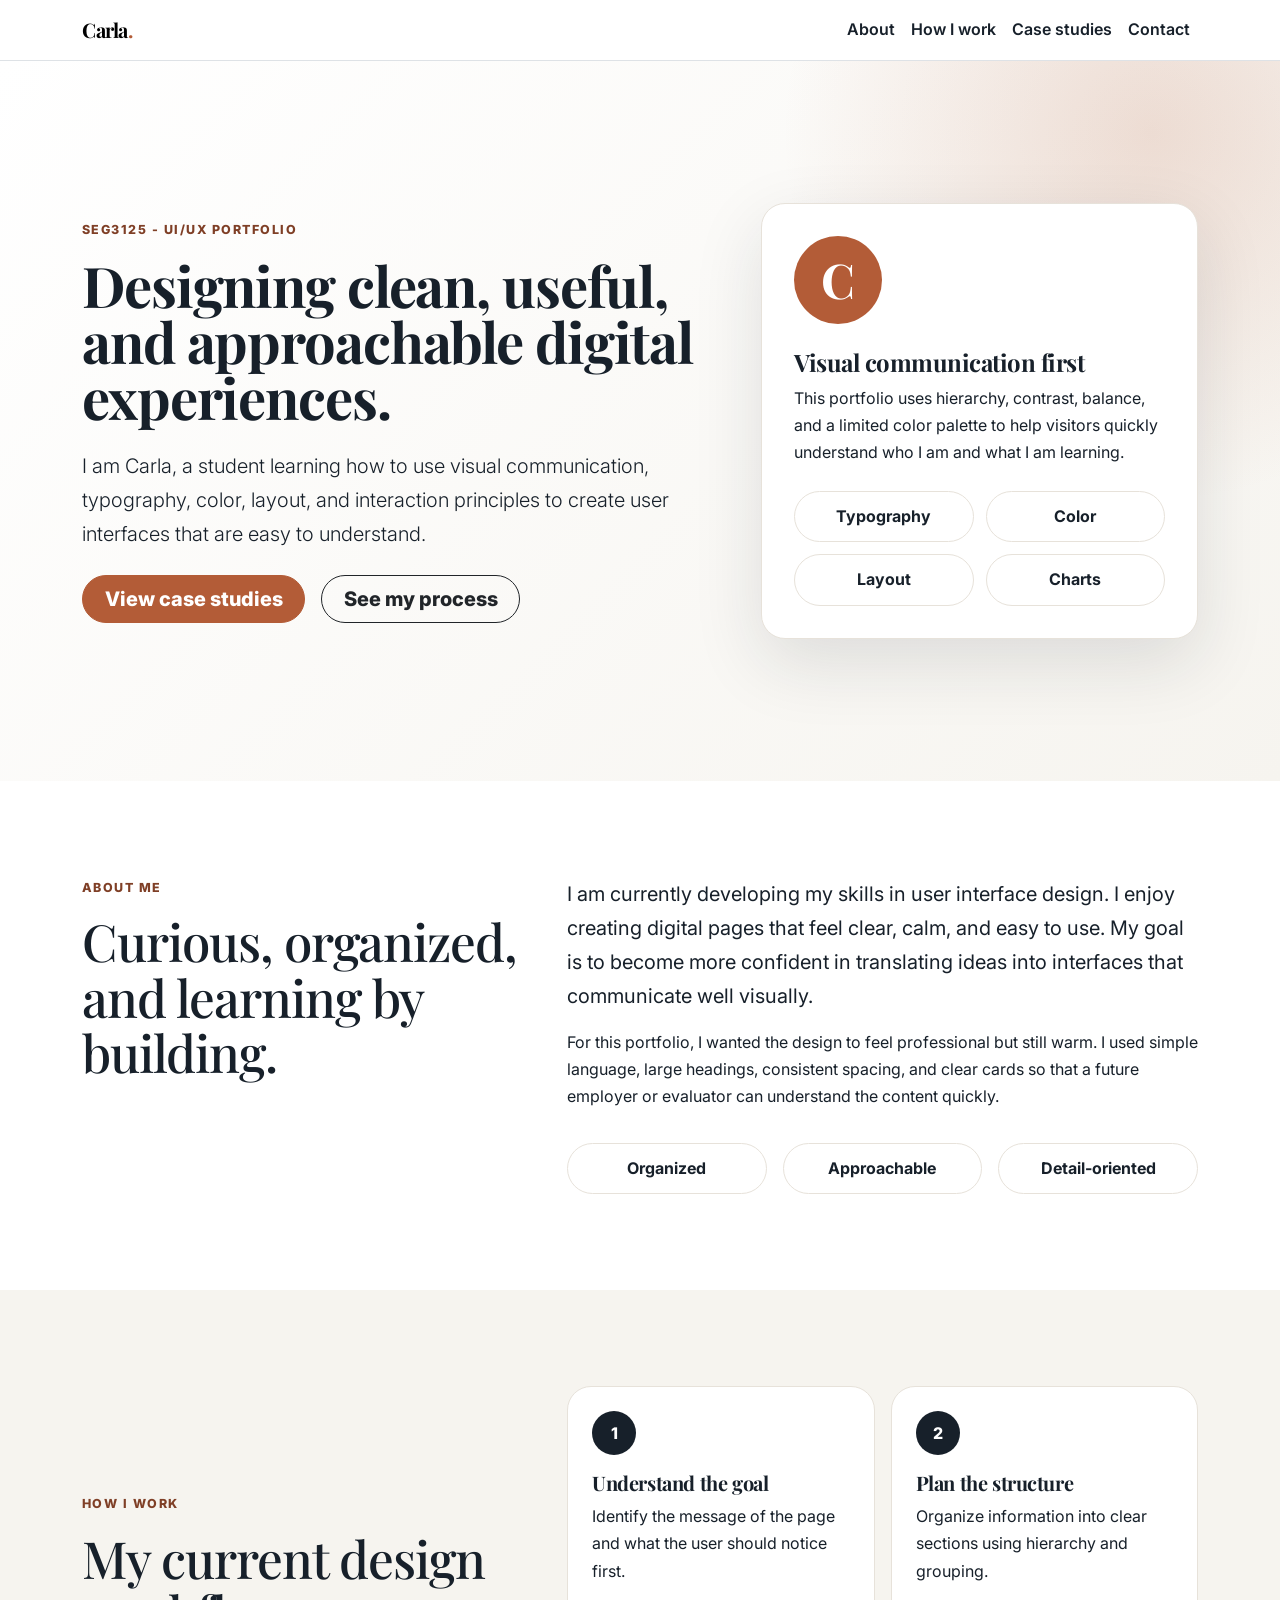
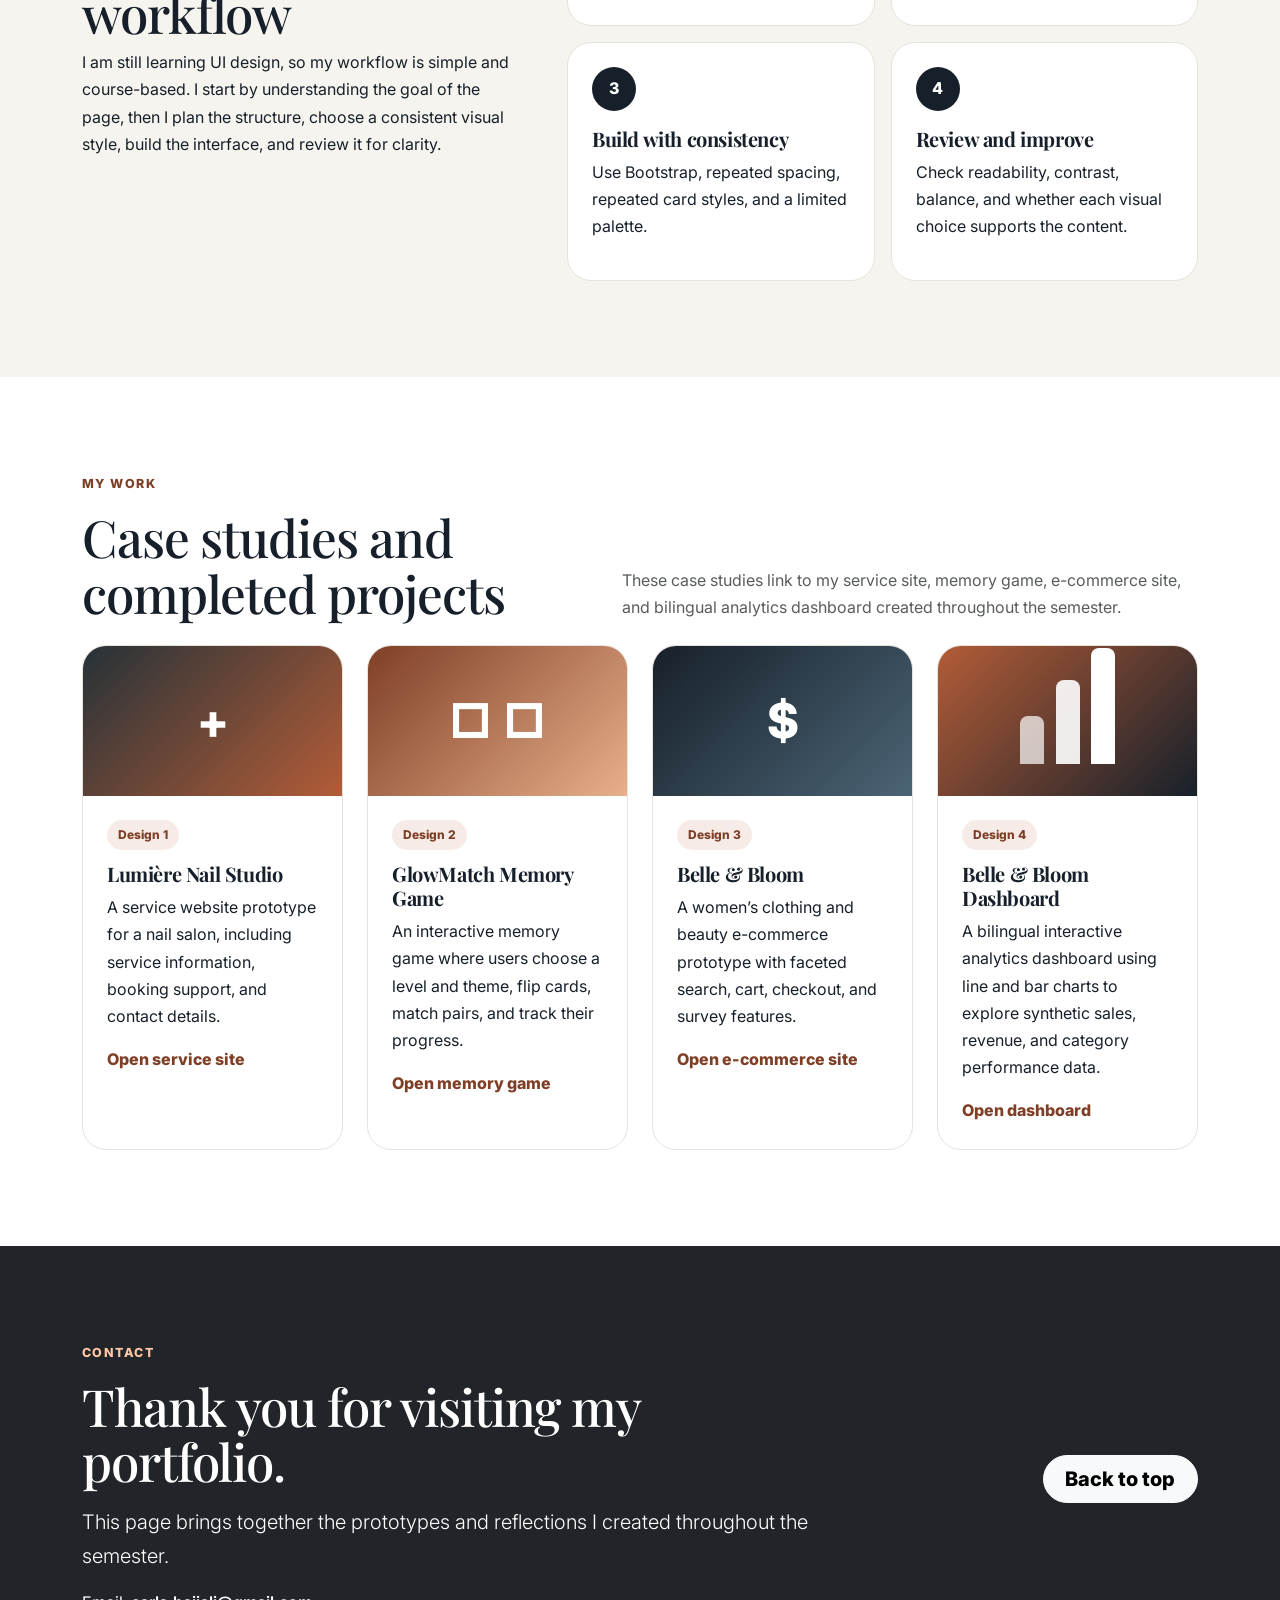
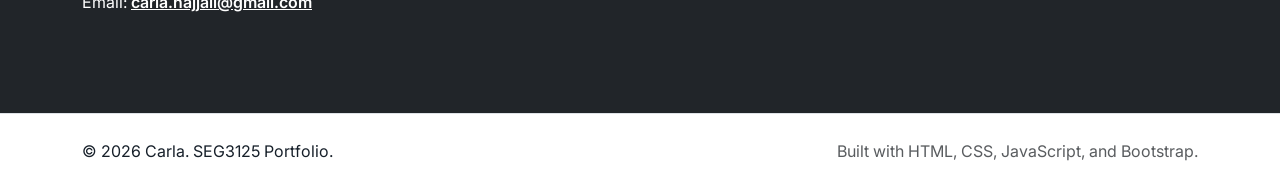
<file: index.html>
<!doctype html>

<html lang="en">
<head>
  <meta charset="utf-8">
  <meta name="viewport" content="width=device-width, initial-scale=1">
  <title>Carla | UI Design Portfolio</title>
  <meta name="description" content="Carla's UI design portfolio entry page for SEG3125.">
  <link href="https://cdn.jsdelivr.net/npm/bootstrap@5.3.3/dist/css/bootstrap.min.css" rel="stylesheet">
  <link rel="preconnect" href="https://fonts.googleapis.com">
  <link rel="preconnect" href="https://fonts.gstatic.com" crossorigin>
  <link href="https://fonts.googleapis.com/css2?family=Inter:wght@400;500;600;700;800&family=Playfair+Display:wght@600;700&display=swap" rel="stylesheet">
  <link rel="stylesheet" href="style.css">
</head>

<body>
  <nav class="navbar navbar-expand-lg sticky-top bg-white border-bottom" aria-label="Main navigation">
    <div class="container">
      <a class="navbar-brand fw-bold" href="#top" aria-label="Carla portfolio home">Carla<span class="brand-dot">.</span></a>
      <button class="navbar-toggler" type="button" data-bs-toggle="collapse" data-bs-target="#mainNavbar" aria-controls="mainNavbar" aria-expanded="false" aria-label="Toggle navigation">
        <span class="navbar-toggler-icon"></span>
      </button>
      <div class="collapse navbar-collapse" id="mainNavbar">
        <ul class="navbar-nav ms-auto mb-2 mb-lg-0">
          <li class="nav-item"><a class="nav-link" href="#about">About</a></li>
          <li class="nav-item"><a class="nav-link" href="#process">How I work</a></li>
          <li class="nav-item"><a class="nav-link" href="#case-studies">Case studies</a></li>
          <li class="nav-item"><a class="nav-link" href="#contact">Contact</a></li>
        </ul>
      </div>
    </div>
  </nav>

  <header id="top" class="hero-section">
    <div class="container py-5">
      <div class="row align-items-center g-5">
        <div class="col-lg-7">
          <p class="eyebrow mb-3">SEG3125 - UI/UX Portfolio</p>
          <h1 class="display-4 fw-bold lh-1 mb-4">Designing clean, useful, and approachable digital experiences.</h1>
          <p class="lead mb-4">I am Carla, a student learning how to use visual communication, typography, color, layout, and interaction principles to create user interfaces that are easy to understand.</p>
          <div class="d-flex flex-wrap gap-3">
            <a href="#case-studies" class="btn btn-primary btn-lg">View case studies</a>
            <a href="#process" class="btn btn-outline-dark btn-lg">See my process</a>
          </div>
        </div>
        <div class="col-lg-5">
          <div class="hero-card shadow-soft" aria-label="Portfolio summary card">
            <div class="profile-mark" aria-hidden="true">C</div>
            <h2 class="h4 fw-bold mt-4">Visual communication first</h2>
            <p class="mb-4">This portfolio uses hierarchy, contrast, balance, and a limited color palette to help visitors quickly understand who I am and what I am learning.</p>
            <div class="mini-grid" aria-label="Design focus areas">
              <span>Typography</span>
              <span>Color</span>
              <span>Layout</span>
              <span>Charts</span>
            </div>
          </div>
        </div>
      </div>
    </div>
  </header>

  <main>
    <section id="about" class="section-padding">
      <div class="container">
        <div class="row align-items-start g-5">
          <div class="col-lg-5">
            <p class="eyebrow">About me</p>
            <h2 class="section-title">Curious, organized, and learning by building.</h2>
          </div>
          <div class="col-lg-7">
            <p class="fs-5">I am currently developing my skills in user interface design. I enjoy creating digital pages that feel clear, calm, and easy to use. My goal is to become more confident in translating ideas into interfaces that communicate well visually.</p>
            <p>For this portfolio, I wanted the design to feel professional but still warm. I used simple language, large headings, consistent spacing, and clear cards so that a future employer or evaluator can understand the content quickly.</p>
            <div class="row g-3 mt-3">
              <div class="col-md-4"><div class="info-chip">Organized</div></div>
              <div class="col-md-4"><div class="info-chip">Approachable</div></div>
              <div class="col-md-4"><div class="info-chip">Detail-oriented</div></div>
            </div>
          </div>
        </div>
      </div>
    </section>

    <section id="process" class="section-padding bg-soft">
      <div class="container">
        <div class="row g-5 align-items-center">
          <div class="col-lg-5">
            <p class="eyebrow">How I work</p>
            <h2 class="section-title">My current design workflow</h2>
            <p>I am still learning UI design, so my workflow is simple and course-based. I start by understanding the goal of the page, then I plan the structure, choose a consistent visual style, build the interface, and review it for clarity.</p>
          </div>
          <div class="col-lg-7">
            <div class="row g-3">
              <div class="col-md-6">
                <article class="process-card h-100">
                  <div class="icon-circle" aria-hidden="true">1</div>
                  <h3 class="h5 fw-bold">Understand the goal</h3>
                  <p>Identify the message of the page and what the user should notice first.</p>
                </article>
              </div>
              <div class="col-md-6">
                <article class="process-card h-100">
                  <div class="icon-circle" aria-hidden="true">2</div>
                  <h3 class="h5 fw-bold">Plan the structure</h3>
                  <p>Organize information into clear sections using hierarchy and grouping.</p>
                </article>
              </div>
              <div class="col-md-6">
                <article class="process-card h-100">
                  <div class="icon-circle" aria-hidden="true">3</div>
                  <h3 class="h5 fw-bold">Build with consistency</h3>
                  <p>Use Bootstrap, repeated spacing, repeated card styles, and a limited palette.</p>
                </article>
              </div>
              <div class="col-md-6">
                <article class="process-card h-100">
                  <div class="icon-circle" aria-hidden="true">4</div>
                  <h3 class="h5 fw-bold">Review and improve</h3>
                  <p>Check readability, contrast, balance, and whether each visual choice supports the content.</p>
                </article>
              </div>
            </div>
          </div>
        </div>
      </div>
    </section>

    <section id="case-studies" class="section-padding">
      <div class="container">
        <div class="d-flex flex-column flex-lg-row justify-content-between gap-3 align-items-lg-end mb-4">
          <div>
            <p class="eyebrow">My work</p>
            <h2 class="section-title mb-0">Case studies and completed projects</h2>
          </div>
          <p class="text-muted mb-0 max-width-small">These case studies link to my service site, memory game, e-commerce site, and bilingual analytics dashboard created throughout the semester.</p>
        </div>

        <div class="row g-4">
          <div class="col-md-6 col-xl-3">
            <article class="case-card h-100">
              <div class="case-visual service-visual" aria-hidden="true">
                <span class="visual-icon">+</span>
              </div>
              <div class="case-content">
                <span class="case-tag">Design 1</span>
                <h3 class="h5 fw-bold">Lumière Nail Studio</h3>
                <p>A service website prototype for a nail salon, including service information, booking support, and contact details.</p>
                <a href="https://gleaming-empanada-7e7003.netlify.app" target="_blank" rel="noopener" class="stretched-link">Open service site</a>
              </div>
            </article>
          </div>

          <div class="col-md-6 col-xl-3">
            <article class="case-card h-100">
              <div class="case-visual memory-visual" aria-hidden="true">
                <span class="visual-icon">□</span><span class="visual-icon">□</span>
              </div>
              <div class="case-content">
                <span class="case-tag">Design 2</span>
                <h3 class="h5 fw-bold">GlowMatch Memory Game</h3>
                <p>An interactive memory game where users choose a level and theme, flip cards, match pairs, and track their progress.</p>
                <a href="https://seg3125-memorygame-carla.netlify.app" target="_blank" rel="noopener" class="stretched-link">Open memory game</a>
              </div>
            </article>
          </div>

          <div class="col-md-6 col-xl-3">
            <article class="case-card h-100">
              <div class="case-visual ecommerce-visual" aria-hidden="true">
                <span class="visual-icon">$</span>
              </div>
              <div class="case-content">
                <span class="case-tag">Design 3</span>
                <h3 class="h5 fw-bold">Belle & Bloom</h3>
                <p>A women’s clothing and beauty e-commerce prototype with faceted search, cart, checkout, and survey features.</p>
                <a href="https://adorable-sunflower-9b1692.netlify.app" target="_blank" rel="noopener" class="stretched-link">Open e-commerce site</a>
              </div>
            </article>
          </div>

          <div class="col-md-6 col-xl-3">
            <article class="case-card h-100">
              <div class="case-visual analytics-visual" aria-hidden="true">
                <span class="bar one"></span><span class="bar two"></span><span class="bar three"></span>
              </div>
              <div class="case-content">
                <span class="case-tag">Design 4</span>
                <h3 class="h5 fw-bold">Belle & Bloom Dashboard</h3>
                <p>A bilingual interactive analytics dashboard using line and bar charts to explore synthetic sales, revenue, and category performance data.</p>
                <a href="https://seg3125-analyticsdashboard-carla.netlify.app" target="_blank" rel="noopener" class="stretched-link">Open dashboard</a>
              </div>
            </article>
          </div>
        </div>
      </div>
    </section>

    <section id="contact" class="section-padding bg-dark text-white">
      <div class="container">
        <div class="row align-items-center g-4">
          <div class="col-lg-8">
            <p class="eyebrow text-accent">Contact</p>
            <h2 class="section-title text-white mb-3">Thank you for visiting my portfolio.</h2>
            <p class="lead mb-3">This page brings together the prototypes and reflections I created throughout the semester.</p>
            <p class="mb-0">
              Email:
              <a href="mailto:carla.hajjali@gmail.com" class="text-white fw-semibold">carla.hajjali@gmail.com</a>
            </p>
          </div>
          <div class="col-lg-4 text-lg-end">
            <a href="#top" class="btn btn-light btn-lg">Back to top</a>
          </div>
        </div>
      </div>
    </section>
  </main>

  <footer class="py-4 border-top">
    <div class="container d-flex flex-column flex-md-row justify-content-between gap-2">
      <p class="mb-0">© 2026 Carla. SEG3125 Portfolio.</p>
      <p class="mb-0 text-muted">Built with HTML, CSS, JavaScript, and Bootstrap.</p>
    </div>
  </footer>

  <script src="https://cdn.jsdelivr.net/npm/bootstrap@5.3.3/dist/js/bootstrap.bundle.min.js"></script>
  <script src="script.js"></script>
</body>
</html>
</file>
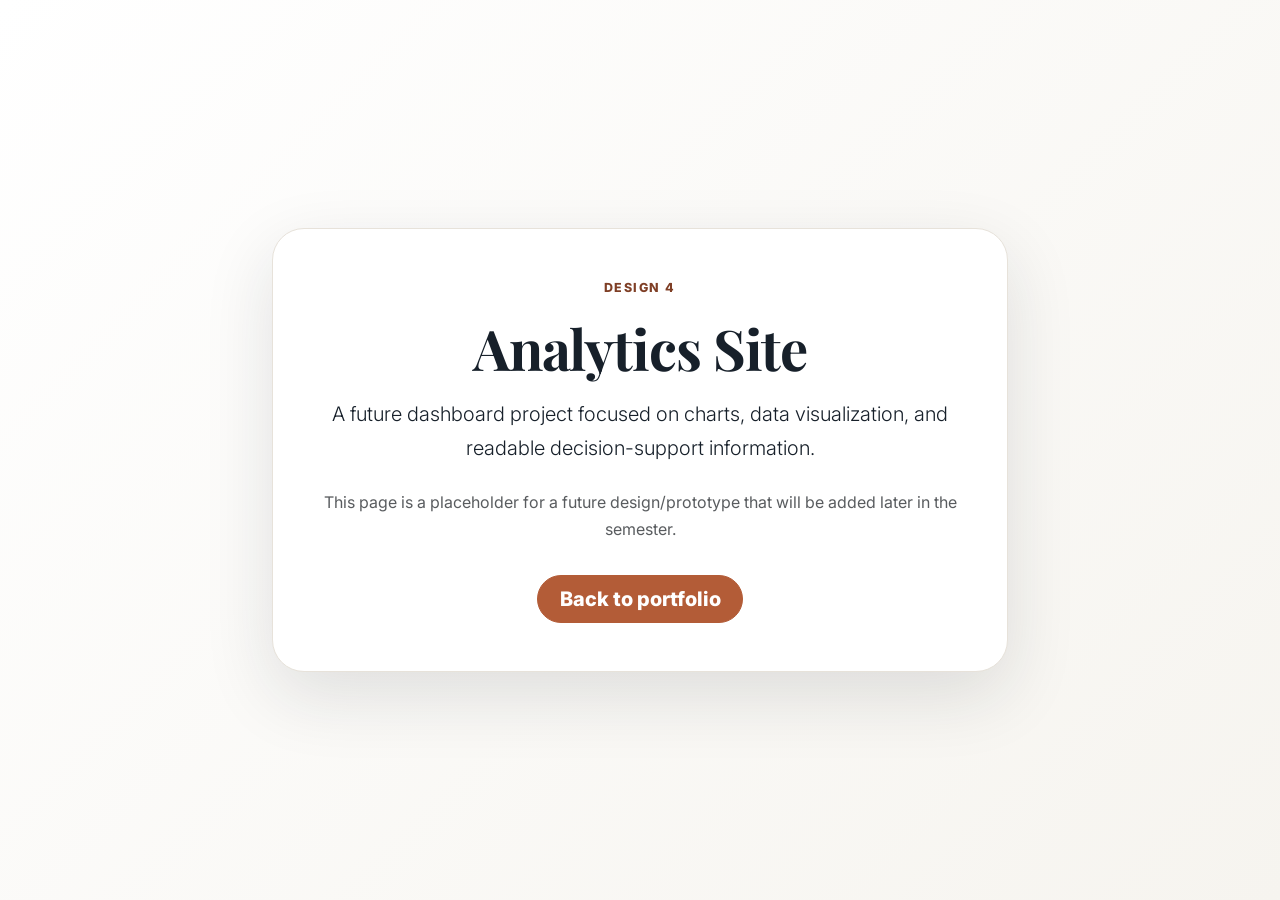
<file: analytics.html>
<!doctype html>
<html lang="en">
<head>
  <meta charset="utf-8">
  <meta name="viewport" content="width=device-width, initial-scale=1">
  <title>Analytics Site | Coming Soon</title>
  <link href="https://cdn.jsdelivr.net/npm/bootstrap@5.3.3/dist/css/bootstrap.min.css" rel="stylesheet">
  <link rel="preconnect" href="https://fonts.googleapis.com">
  <link rel="preconnect" href="https://fonts.gstatic.com" crossorigin>
  <link href="https://fonts.googleapis.com/css2?family=Inter:wght@400;500;600;700;800&family=Playfair+Display:wght@600;700&display=swap" rel="stylesheet">
  <link rel="stylesheet" href="style.css">
</head>
<body>
  <main class="placeholder-page">
    <div class="container">
      <div class="row justify-content-center">
        <div class="col-lg-8">
          <section class="placeholder-card text-center">
            <p class="eyebrow mb-3">Design 4</p>
            <h1 class="display-4 fw-bold mb-3">Analytics Site</h1>
            <p class="lead mb-4">A future dashboard project focused on charts, data visualization, and readable decision-support information.</p>
            <p class="text-muted">This page is a placeholder for a future design/prototype that will be added later in the semester.</p>
            <a class="btn btn-primary btn-lg mt-3" href="index.html#case-studies">Back to portfolio</a>
          </section>
        </div>
      </div>
    </div>
  </main>
  <script src="https://cdn.jsdelivr.net/npm/bootstrap@5.3.3/dist/js/bootstrap.bundle.min.js"></script>
</body>
</html>
</file>
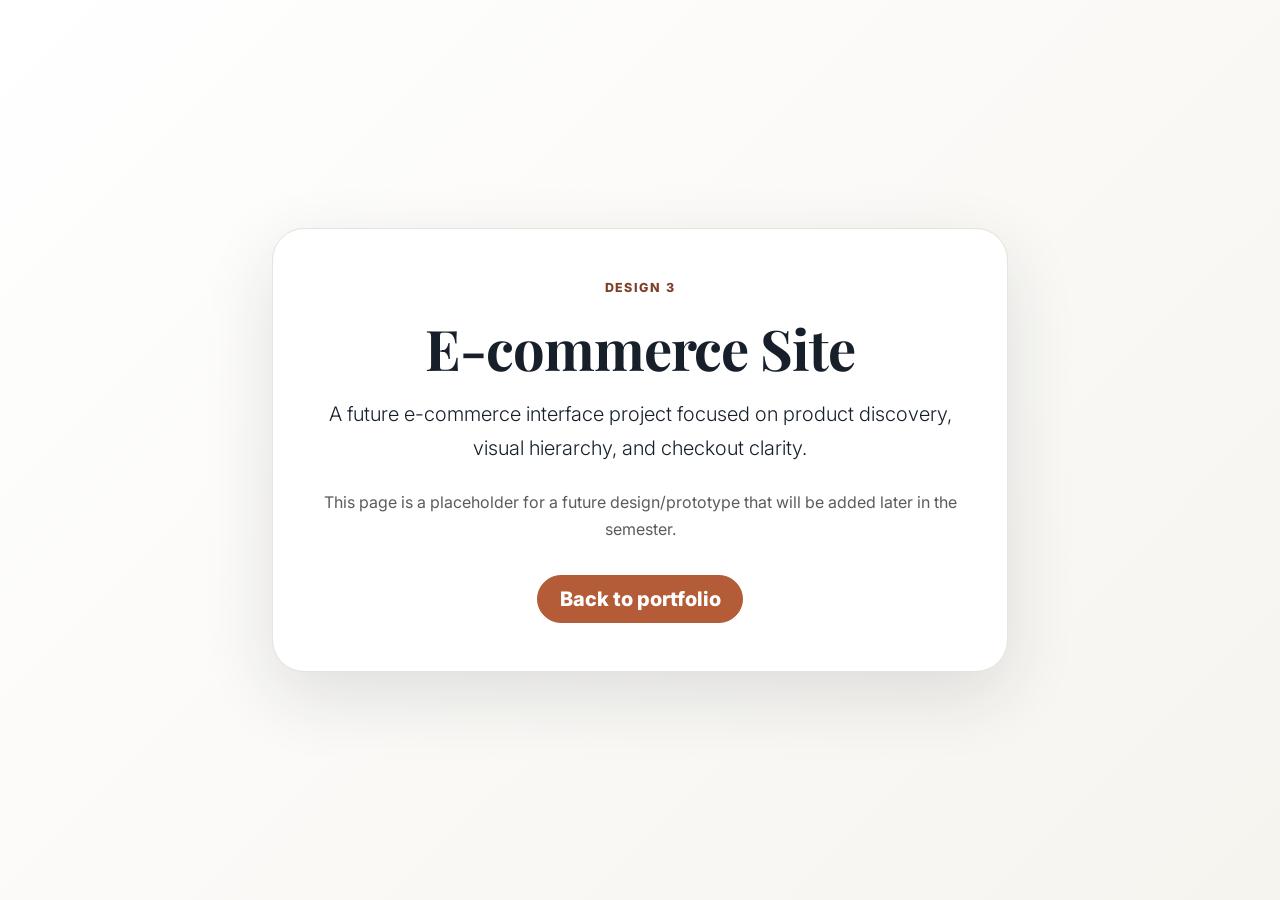
<file: ecommerce.html>
<!doctype html>
<html lang="en">
<head>
  <meta charset="utf-8">
  <meta name="viewport" content="width=device-width, initial-scale=1">
  <title>E-commerce Site | Coming Soon</title>
  <link href="https://cdn.jsdelivr.net/npm/bootstrap@5.3.3/dist/css/bootstrap.min.css" rel="stylesheet">
  <link rel="preconnect" href="https://fonts.googleapis.com">
  <link rel="preconnect" href="https://fonts.gstatic.com" crossorigin>
  <link href="https://fonts.googleapis.com/css2?family=Inter:wght@400;500;600;700;800&family=Playfair+Display:wght@600;700&display=swap" rel="stylesheet">
  <link rel="stylesheet" href="style.css">
</head>
<body>
  <main class="placeholder-page">
    <div class="container">
      <div class="row justify-content-center">
        <div class="col-lg-8">
          <section class="placeholder-card text-center">
            <p class="eyebrow mb-3">Design 3</p>
            <h1 class="display-4 fw-bold mb-3">E-commerce Site</h1>
            <p class="lead mb-4">A future e-commerce interface project focused on product discovery, visual hierarchy, and checkout clarity.</p>
            <p class="text-muted">This page is a placeholder for a future design/prototype that will be added later in the semester.</p>
            <a class="btn btn-primary btn-lg mt-3" href="index.html#case-studies">Back to portfolio</a>
          </section>
        </div>
      </div>
    </div>
  </main>
  <script src="https://cdn.jsdelivr.net/npm/bootstrap@5.3.3/dist/js/bootstrap.bundle.min.js"></script>
</body>
</html>
</file>
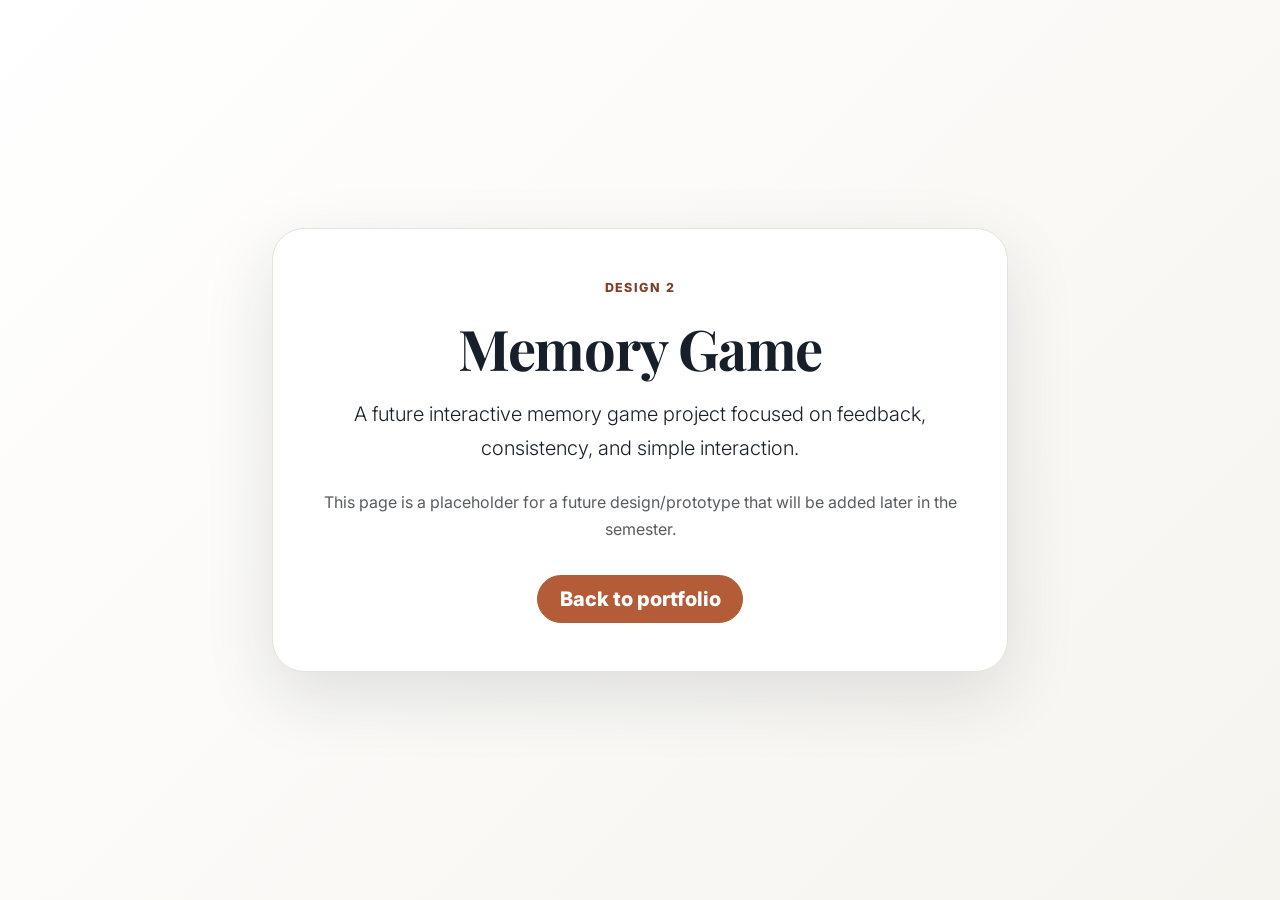
<file: memory.html>
<!doctype html>
<html lang="en">
<head>
  <meta charset="utf-8">
  <meta name="viewport" content="width=device-width, initial-scale=1">
  <title>Memory Game | Coming Soon</title>
  <link href="https://cdn.jsdelivr.net/npm/bootstrap@5.3.3/dist/css/bootstrap.min.css" rel="stylesheet">
  <link rel="preconnect" href="https://fonts.googleapis.com">
  <link rel="preconnect" href="https://fonts.gstatic.com" crossorigin>
  <link href="https://fonts.googleapis.com/css2?family=Inter:wght@400;500;600;700;800&family=Playfair+Display:wght@600;700&display=swap" rel="stylesheet">
  <link rel="stylesheet" href="style.css">
</head>
<body>
  <main class="placeholder-page">
    <div class="container">
      <div class="row justify-content-center">
        <div class="col-lg-8">
          <section class="placeholder-card text-center">
            <p class="eyebrow mb-3">Design 2</p>
            <h1 class="display-4 fw-bold mb-3">Memory Game</h1>
            <p class="lead mb-4">A future interactive memory game project focused on feedback, consistency, and simple interaction.</p>
            <p class="text-muted">This page is a placeholder for a future design/prototype that will be added later in the semester.</p>
            <a class="btn btn-primary btn-lg mt-3" href="index.html#case-studies">Back to portfolio</a>
          </section>
        </div>
      </div>
    </div>
  </main>
  <script src="https://cdn.jsdelivr.net/npm/bootstrap@5.3.3/dist/js/bootstrap.bundle.min.js"></script>
</body>
</html>
</file>
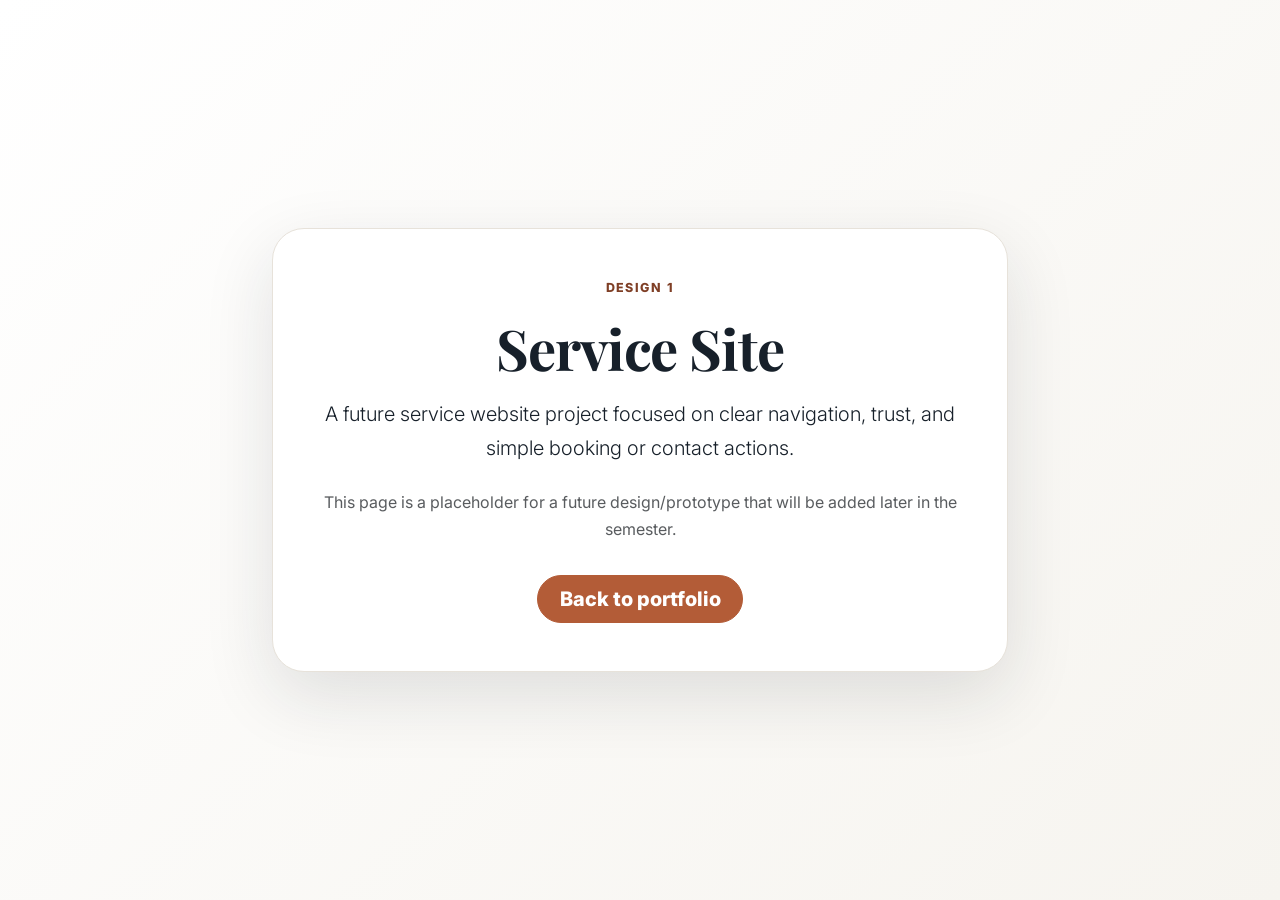
<file: service.html>
<!doctype html>
<html lang="en">
<head>
  <meta charset="utf-8">
  <meta name="viewport" content="width=device-width, initial-scale=1">
  <title>Service Site | Coming Soon</title>
  <link href="https://cdn.jsdelivr.net/npm/bootstrap@5.3.3/dist/css/bootstrap.min.css" rel="stylesheet">
  <link rel="preconnect" href="https://fonts.googleapis.com">
  <link rel="preconnect" href="https://fonts.gstatic.com" crossorigin>
  <link href="https://fonts.googleapis.com/css2?family=Inter:wght@400;500;600;700;800&family=Playfair+Display:wght@600;700&display=swap" rel="stylesheet">
  <link rel="stylesheet" href="style.css">
</head>
<body>
  <main class="placeholder-page">
    <div class="container">
      <div class="row justify-content-center">
        <div class="col-lg-8">
          <section class="placeholder-card text-center">
            <p class="eyebrow mb-3">Design 1</p>
            <h1 class="display-4 fw-bold mb-3">Service Site</h1>
            <p class="lead mb-4">A future service website project focused on clear navigation, trust, and simple booking or contact actions.</p>
            <p class="text-muted">This page is a placeholder for a future design/prototype that will be added later in the semester.</p>
            <a class="btn btn-primary btn-lg mt-3" href="index.html#case-studies">Back to portfolio</a>
          </section>
        </div>
      </div>
    </div>
  </main>
  <script src="https://cdn.jsdelivr.net/npm/bootstrap@5.3.3/dist/js/bootstrap.bundle.min.js"></script>
</body>
</html>
</file>
<file: style.css>
:root {
  --ink: #17202a;
  --muted: #64748b;
  --paper: #ffffff;
  --soft: #f6f4ef;
  --accent: #b35c37;
  --accent-dark: #7f3f26;
  --line: #e7e2da;
}

* { box-sizing: border-box; }
html { scroll-behavior: smooth; }
body {
  font-family: "Inter", system-ui, -apple-system, BlinkMacSystemFont, "Segoe UI", sans-serif;
  color: var(--ink);
  background: var(--paper);
  line-height: 1.7;
}

h1, h2, h3, .navbar-brand {
  font-family: "Playfair Display", Georgia, serif;
  letter-spacing: -0.02em;
}

.navbar { backdrop-filter: blur(10px); }
.nav-link { font-weight: 600; color: var(--ink); }
.nav-link:hover, .brand-dot { color: var(--accent); }

.hero-section {
  background: radial-gradient(circle at 90% 10%, rgba(179, 92, 55, 0.18), transparent 28%), linear-gradient(135deg, #fff 0%, var(--soft) 100%);
  min-height: 80vh;
  display: flex;
  align-items: center;
}

.eyebrow {
  color: var(--accent-dark);
  font-weight: 800;
  text-transform: uppercase;
  letter-spacing: 0.12em;
  font-size: 0.78rem;
}

.section-padding { padding: 6rem 0; }
.section-title { font-size: clamp(2rem, 4vw, 3.2rem); line-height: 1.08; }
.max-width-small { max-width: 36rem; }
.bg-soft { background-color: var(--soft); }
.shadow-soft { box-shadow: 0 24px 70px rgba(23, 32, 42, 0.12); }

.hero-card, .process-card, .case-card {
  background: var(--paper);
  border: 1px solid var(--line);
  border-radius: 1.5rem;
}

.hero-card { padding: 2rem; }
.process-card { padding: 1.5rem; transition: transform 0.2s ease, box-shadow 0.2s ease; }
.process-card:hover, .case-card:hover { transform: translateY(-4px); box-shadow: 0 18px 50px rgba(23, 32, 42, 0.10); }

.profile-mark {
  width: 88px;
  height: 88px;
  border-radius: 50%;
  display: grid;
  place-items: center;
  background: var(--accent);
  color: #fff;
  font-family: "Playfair Display", Georgia, serif;
  font-size: 3rem;
  font-weight: 700;
}

.mini-grid {
  display: grid;
  grid-template-columns: repeat(2, 1fr);
  gap: 0.75rem;
}
.mini-grid span, .info-chip {
  border: 1px solid var(--line);
  background: #fff;
  border-radius: 999px;
  padding: 0.7rem 1rem;
  font-weight: 700;
  text-align: center;
}

.icon-circle {
  width: 44px;
  height: 44px;
  border-radius: 50%;
  background: var(--ink);
  color: white;
  display: grid;
  place-items: center;
  font-weight: 800;
  margin-bottom: 1rem;
}

.case-card {
  overflow: hidden;
  position: relative;
  transition: transform 0.2s ease, box-shadow 0.2s ease;
}
.case-visual {
  min-height: 150px;
  display: flex;
  justify-content: center;
  align-items: center;
  gap: 0.7rem;
  color: white;
}
.service-visual { background: linear-gradient(135deg, #263238, #b35c37); }
.memory-visual { background: linear-gradient(135deg, #7f3f26, #e8b08a); }
.ecommerce-visual { background: linear-gradient(135deg, #17202a, #4b6475); }
.analytics-visual { background: linear-gradient(135deg, #b35c37, #17202a); align-items: flex-end; padding-bottom: 2rem; }
.visual-icon { font-size: 3rem; font-weight: 800; line-height: 1; }
.case-content { padding: 1.5rem; }
.case-tag {
  display: inline-block;
  color: var(--accent-dark);
  background: rgba(179, 92, 55, 0.12);
  border-radius: 999px;
  font-size: 0.75rem;
  font-weight: 800;
  padding: 0.3rem 0.7rem;
  margin-bottom: 0.75rem;
}
.case-card a { color: var(--accent-dark); font-weight: 800; text-decoration: none; }

.bar { width: 24px; border-radius: 8px 8px 0 0; background: #fff; display: inline-block; }
.bar.one { height: 48px; opacity: 0.7; }
.bar.two { height: 84px; opacity: 0.9; }
.bar.three { height: 116px; }

.btn-primary {
  --bs-btn-bg: var(--accent);
  --bs-btn-border-color: var(--accent);
  --bs-btn-hover-bg: var(--accent-dark);
  --bs-btn-hover-border-color: var(--accent-dark);
}
.btn { border-radius: 999px; font-weight: 800; padding-left: 1.35rem; padding-right: 1.35rem; }
.text-accent { color: #ffc7a4 !important; }

.placeholder-page {
  min-height: 100vh;
  display: flex;
  align-items: center;
  background: linear-gradient(135deg, #fff 0%, var(--soft) 100%);
}
.placeholder-card {
  background: white;
  border: 1px solid var(--line);
  border-radius: 2rem;
  padding: 3rem;
  box-shadow: 0 24px 70px rgba(23, 32, 42, 0.12);
}

@media (max-width: 768px) {
  .section-padding { padding: 4rem 0; }
  .hero-section { min-height: auto; }
  .placeholder-card { padding: 2rem; }
}
</file>
